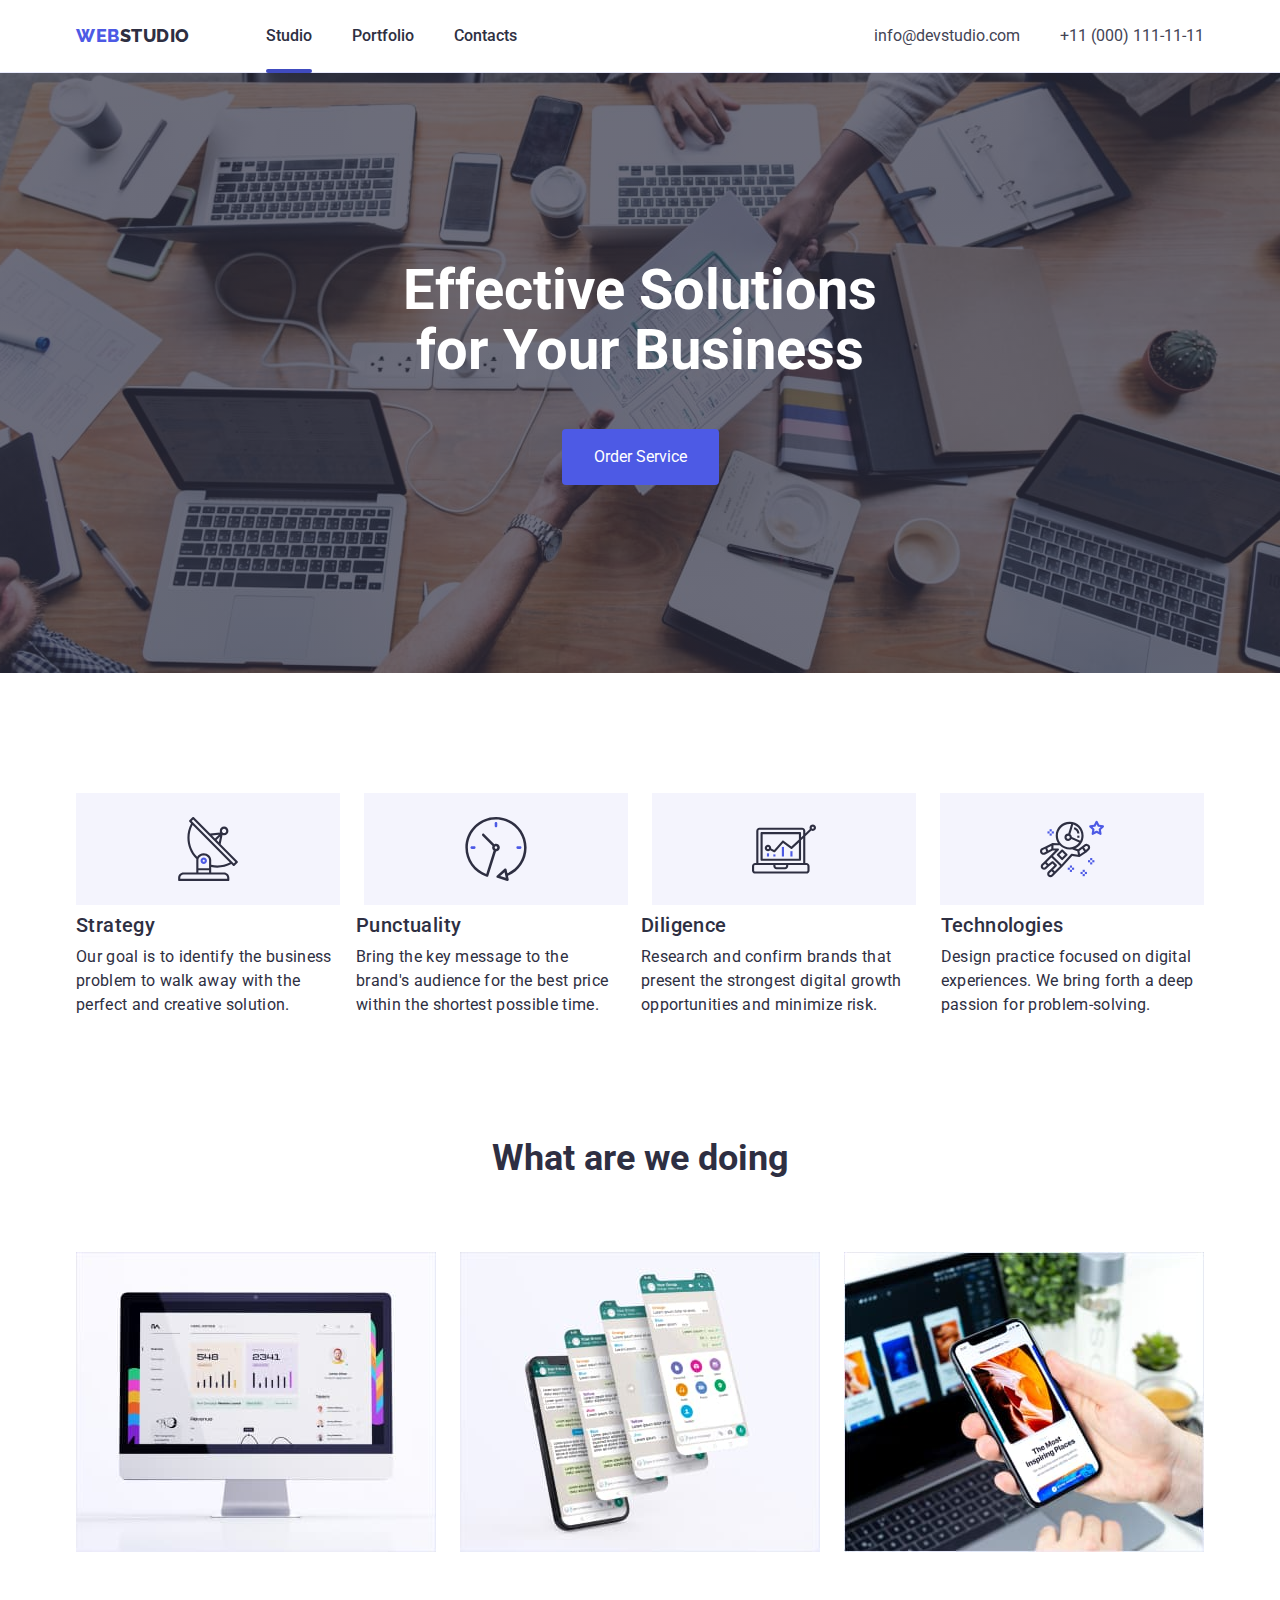
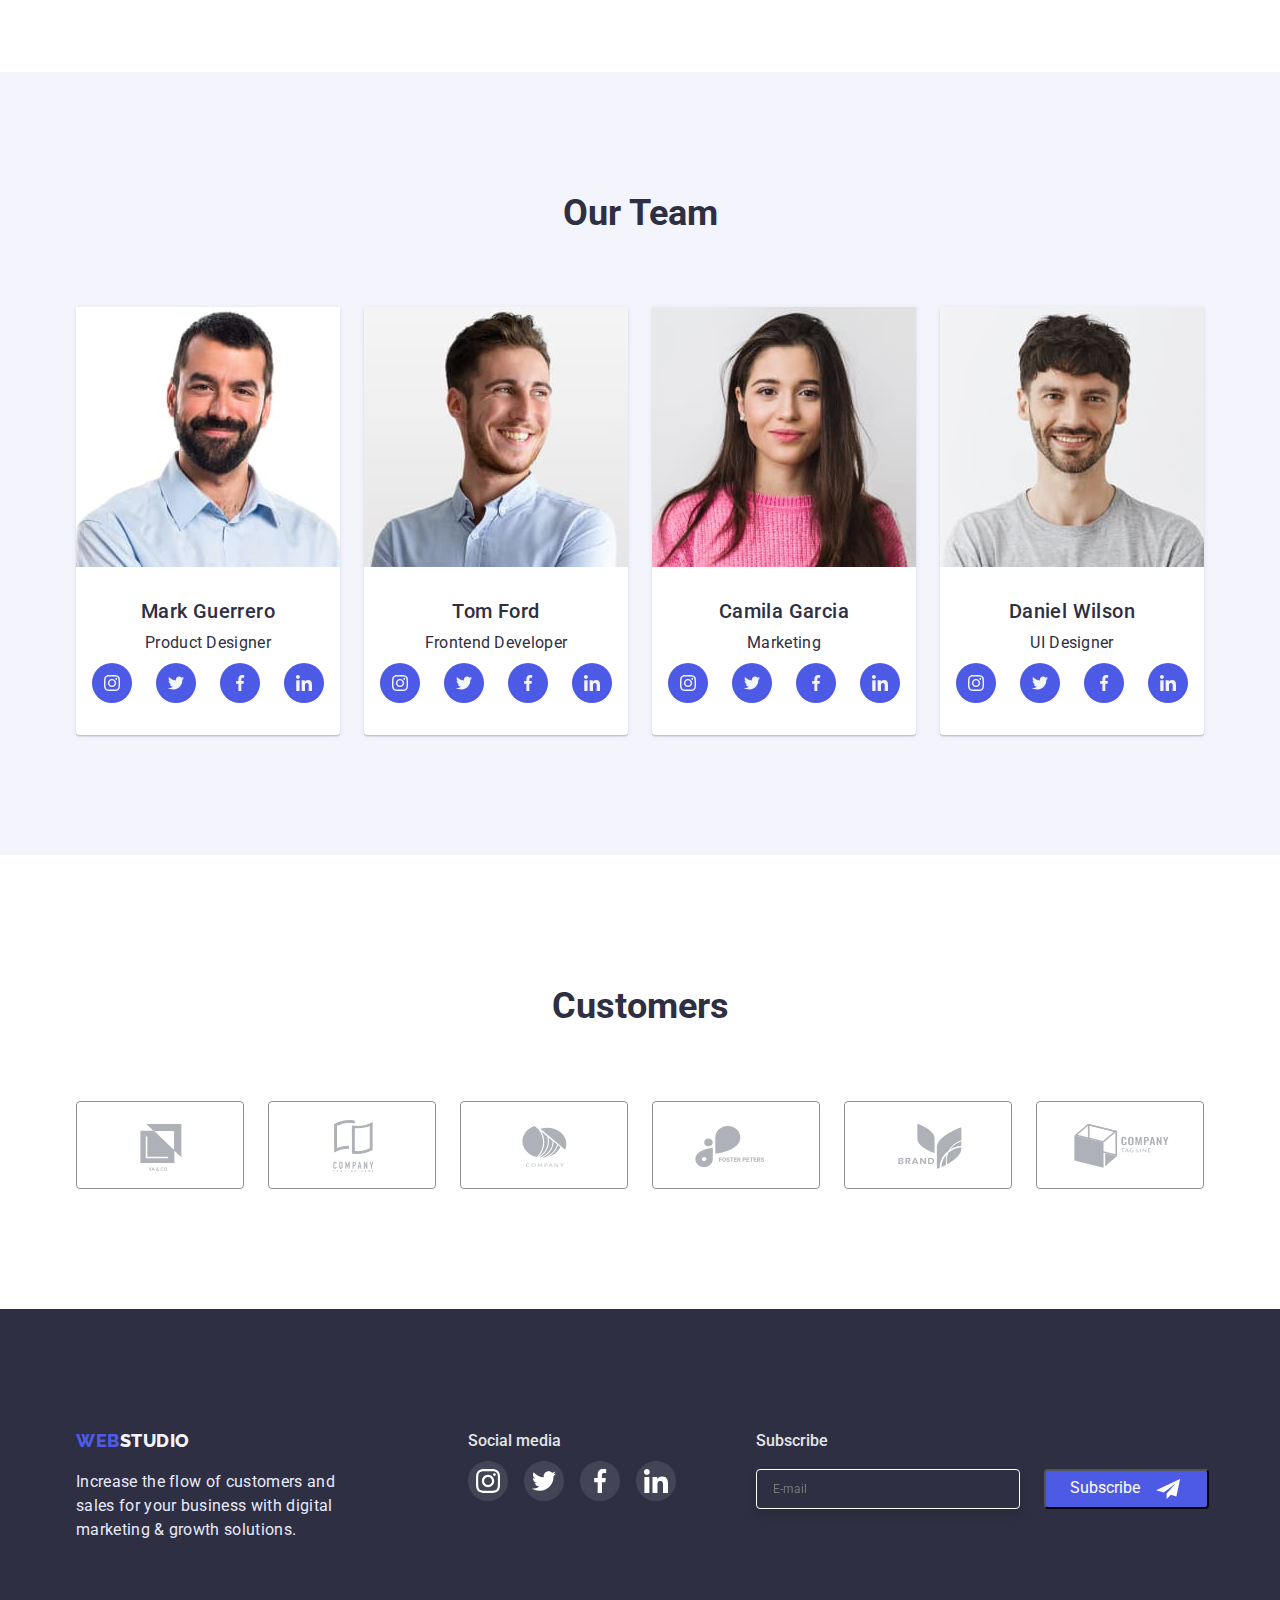
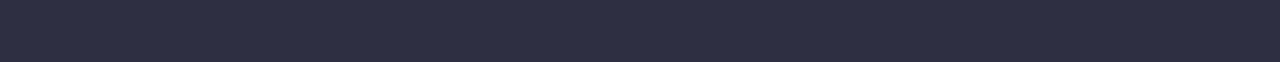
<file: index.html>
<!DOCTYPE html>
<html lang="en">
<head>
    <meta charset="UTF-8">
    <meta http-equiv="X-UA-Compatible" content="IE=edge">
    <meta name="viewport" content="width=device-width, initial-scale=1.0">
    <title>Webstudio</title>
    <!-- Fonts -->
<link rel="preconnect" href="https://fonts.googleapis.com">
<link rel="preconnect" href="https://fonts.gstatic.com" crossorigin>
<link href="https://fonts.googleapis.com/css2?family=Raleway:wght@800&family=Roboto:wght@400;500;700&display=swap" rel="stylesheet">
    <!-- Styles -->
<link href="https://cdn.jsdelivr.net/npm/modern-normalize@1.1.0/modern-normalize.min.css
" rel="stylesheet">
<link rel="stylesheet" href="./css/styles.css"/>
</head>
<body>
<header class="header">
    <div class="container header-container">
    <nav class="navigation">
    <a href= "./index.html" class="logo">WEB<span class="logo-studio">STUDIO</span></a>
<ul class="list-navigation">
<li><a href="./index.html" class="link-nav current">Studio</a></li>
<li><a href="./portfolio.html" class="link-nav">Portfolio</a></li>
<li><a href="" class="link-nav">Contacts</a></li>
</ul>
</nav>
<address class="address">
    <ul class="contacts-list">
<li><a href="mailto:info@devstudio.com" class="link-address">info@devstudio.com</a></li>
<li><a href="tel:+110001111111" class="link-address">+11 (000) 111-11-11</a></li>
</ul>
</address>
</div>
</header>
<main>
    <section class="hero">
        <div class="container">
        <h1 class="main-title">Effective Solutions
        for Your Business</h1>
        <button type="button" class="button-order-service" data-modal-open>Order Service</button>
        </div>
        </section>
        <section class="section-one">
            <div class="container">
                <div>
                <ul class="icons-main">
              <li class="columns-about">
                 <svg class="icon-antenna" width="64" height="64">
                            <use href="./images/icons.svg#icon-antenna">
                            </use>
                        </svg>
                </li>
                <li class="columns-about">
                        <svg class="icon-clock" width="64" height="64">
                            <use href="./images/icons.svg#icon-clock">
                            </use>
                        </svg>
                </li>
                <li class="columns-about">
                        <svg class="icon-diagram" width="64" height="64">
                            <use href="./images/icons.svg#icon-diagram">
                            </use>
                        </svg>
                </li>
                <li class="columns-about">
                        <svg class="icon-cosmonaut" width="64" height="64">
                            <use href="./images/icons.svg#icon-cosmonaut">
                            </use>
                        </svg>
                </li>
                </ul>
                </div>
         <h2 class="visually-hidden">Advantages</h2>
        <ul class="list-about">
            <li class="columns">
            <h3 class="section-name">Strategy</h3>
            <p class="section-text">
            Our goal is to identify the business
            problem to walk away with the perfect and creative solution.
            </p>
            </li>
            <li class="columns">
            <h3 class="section-name">Punctuality</h3>
            <p class="section-text">
            Bring the key message to the brand's audience for the best price within the shortest possible time.</p>
            </li>
            <li class="columns">
            <h3 class="section-name">Diligence</h3>
            <p class="section-text">
            Research and confirm brands that present the strongest digital growth opportunities and minimize risk.</p>
            </li>
            <li class="columns">
            <h3 class="section-name">Technologies</h3>
            <p class="section-text">
            Design practice focused on digital experiences. We bring forth a deep passion for problem-solving.</p>
            </li>
        </ul>
        </div>
    </section>
    </main>
<section class="section-two">
    <div class="container">
    <h2 class="section-title">What are we doing</h2>
    <ul class="services">
        <li><img src="./images/seo.jpg" alt="seo" width="360"></li>
        <li><img src="./images/multifunctual.jpg" alt="multifunctual" width="360"></li>
        <li><img src="./images/foralldevices.jpg" alt="foralldevices" width="360"></li>
    </ul>
    </div>
</section>
<section class="our-team">
    <div class="container">
        <h2 class="team-title">Our Team</h2>
        <ul class="team">
            <li class="card-color">
                <img src="./images/Mark_Guerrero.jpg" alt="Mark Guerrero" width="264">
                <div class="card-bottom">
                    <h3 class="section-name">Mark Guerrero</h3>
                    <p class="section-text">Product Designer</p>
                    <ul class="socials-list">
                        <li class="socials-item">
                            <a class="socials-link" href="#">
                                <svg class="socials-icon">
                                    <use href="./images/icons.svg#icon-instagram">
                                    </use>
                                </svg>
                            </a>
                        </li>
                        <li class="socials-item">
                            <a class="socials-link" href="#">
                                <svg class="socials-icon">
                                    <use href="./images/icons.svg#icon-twitter">
                                    </use>
                                </svg>
                            </a>
                        </li>
                        <li class="socials-item">
                            <a class="socials-link" href="#">
                                <svg class="socials-icon">
                                    <use href="./images/icons.svg#icon-facebook">
                                    </use>
                                </svg>
                            </a>
                        </li>
                        <li class="socials-item">
                            <a class="socials-link" href="#">
                                <svg class="socials-icon">
                                    <use href="./images/icons.svg#icon-linkedin">
                                    </use>
                                </svg>
                            </a>
                        </li>
                    </ul>
                </div>
            </li>
            <li class="card-color">
                <img src="./images/Tom_Ford.jpg" alt="Tom Ford" width="264">
                <div class="card-bottom">
                    <h3 class="section-name">Tom Ford</h3>
                    <p class="section-text">Frontend Developer</p>
                    <ul class="socials-list">
                        <li class="socials-item">
                            <a class="socials-link" href="#">
                                <svg class="socials-icon">
                                    <use href="./images/icons.svg#icon-instagram">
                                    </use>
                                </svg>
                            </a>
                        </li>
                        <li class="socials-item">
                            <a class="socials-link" href="#">
                                <svg class="socials-icon">
                                    <use href="./images/icons.svg#icon-twitter">
                                    </use>
                                </svg>
                            </a>
                        </li>
                        <li class="socials-item">
                            <a class="socials-link" href="#">
                                <svg class="socials-icon">
                                    <use href="./images/icons.svg#icon-facebook">
                                    </use>
                                </svg>
                            </a>
                        </li>
                        <li class="socials-item">
                            <a class="socials-link" href="#">
                                <svg class="socials-icon">
                                    <use href="./images/icons.svg#icon-linkedin">
                                    </use>
                                </svg>
                            </a>
                        </li>
                    </ul>
                </div>
            </li>
            <li class="card-color">
                <img src="./images/Camila_Garcia.jpg" alt="Camila Garcia" width="264">
                <div class="card-bottom">
                    <h3 class="section-name">Camila Garcia</h3>
                    <p class="section-text">Marketing</p>
                    <ul class="socials-list">
                        <li class="socials-item">
                            <a class="socials-link" href="#">
                                <svg class="socials-icon">
                                    <use href="./images/icons.svg#icon-instagram">
                                    </use>
                                </svg>
                            </a>
                        </li>
                        <li class="socials-item">
                            <a class="socials-link" href="#">
                                <svg class="socials-icon">
                                    <use href="./images/icons.svg#icon-twitter">
                                    </use>
                                </svg>
                            </a>
                        </li>
                        <li class="socials-item">
                            <a class="socials-link" href="#">
                                <svg class="socials-icon">
                                    <use href="./images/icons.svg#icon-facebook">
                                    </use>
                                </svg>
                            </a>
                        </li>
                        <li class="socials-item">
                            <a class="socials-link" href="#">
                                <svg class="socials-icon">
                                    <use href="./images/icons.svg#icon-linkedin">
                                    </use>
                                </svg>
                            </a>
                        </li>
                    </ul>
                </div>
            </li>
            <li class="card-color">
                <img src="./images/Daniel_Wilson.jpg" alt="Daniel Wilson" width="264">
                <div class="card-bottom">
                    <h3 class="section-name">Daniel Wilson</h3>
                    <p class="section-text">UI Designer</p>
                    <ul class="socials-list">
                        <li class="socials-item">
                            <a class="socials-link" href="#">
                                <svg class="socials-icon">
                                    <use href="./images/icons.svg#icon-instagram">
                                    </use>
                                </svg>
                            </a>
                        </li>
                        <li class="socials-item">
                            <a class="socials-link" href="#">
                                <svg class="socials-icon">
                                    <use href="./images/icons.svg#icon-twitter">
                                    </use>
                                </svg>
                            </a>
                        </li>
                        <li class="socials-item">
                            <a class="socials-link" href="#">
                                <svg class="socials-icon">
                                    <use href="./images/icons.svg#icon-facebook">
                                    </use>
                                </svg>
                            </a>
                        </li>
                        <li class="socials-item">
                            <a class="socials-link" href="#">
                                <svg class="socials-icon">
                                    <use href="./images/icons.svg#icon-linkedin">
                                    </use>
                                </svg>
                            </a>
                        </li>
                    </ul>
                </div>
            </li>
        </ul>
    </div>
</section>
<section class="customers">
<h3 class="section-customers">Customers</h3>
<ul class="customers-list">
<li class="customers-item">
    <a class="customers-link" href="#">
        <svg class="customers-icon" width="104" height="56">
            <use href="./images/icons.svg#icon-yaco">
            </use>
        </svg>
    </a>
</li>
<li class="customers-item">
    <a class="customers-link" href="#">
        <svg class="customers-icon" width="104" height="56">
            <use href="./images/icons.svg#icon-companytag">
            </use>
        </svg>
    </a>
</li>
<li class="customers-item">
    <a class="customers-link" href="#">
        <svg class="customers-icon" width="104" height="56">
            <use href="./images/icons.svg#icon-company">
            </use>
        </svg>
    </a>
</li>
<li class="customers-item">
    <a class="customers-link" href="#">
        <svg class="customers-icon" width="104" height="56">
            <use href="./images/icons.svg#icon-fosterpeters">
            </use>
        </svg>
    </a>
</li>
<li class="customers-item">
    <a class="customers-link" href="#">
        <svg class="customers-icon" width="104" height="56">
            <use href="./images/icons.svg#icon-brand">
            </use>
        </svg>
    </a>
</li>
<li class="customers-item">
    <a class="customers-link" href="#">
        <svg class="customers-icon" width="104" height="56">
            <use href="./images/icons.svg#icon-companytegline">
            </use>
        </svg>
    </a>
</li>
</ul>
</section>
</main>
<footer class="footer">
    <div class="container footer-socials">
<div>
        <a href="./index.html" class="logo">WEB<span class="logo-footer">STUDIO</span></a>
        <p class="footer-text">
            Increase the flow of customers and
            sales for your business with digital
            marketing & growth solutions.
        </p>
</div>
<div class="media">
    <h3 class="social-media">Social media</h3>
    <ul class="footer-social-list">
        <li class="footer-icons-list">
            <a class="footer-link" href="#">
                <svg class="footer-icon" width="40" height="40">
                    <use href="./images/icons.svg#icon-instagram">
                    </use>
                </svg>
            </a>
        </li>
        <li class="footer-icons-list">
            <a class="footer-link" href="#">
                <svg class="footer-icon" width="40" height="40">
                    <use href="./images/icons.svg#icon-twitter">
                    </use>
                </svg>
            </a>
        </li>
        <li class="footer-icons-list">
            <a class="footer-link" href="#">
                <svg class="footer-icon" width="40" height="40">
                    <use href="./images/icons.svg#icon-facebook">
                    </use>
                </svg>
            </a>
        </li>
        <li class="footer-icons-list">
            <a class="footer-link" href="#">
                <svg class="footer-icon" width="40" height="40">
                    <use href="./images/icons.svg#icon-linkedin">
                    </use>
                </svg>
            </a>
        </li>
    </ul>
</div>
<div class="footer-form">
    <h3 class="footer-form-text">Subscribe</h3>
<form class="footer-form-subscribe" autocomplete="off" novalidate>
    <label class="user-insert">
        <input class="footer-insert-area" type="email" type="text" name="user-email" placeholder="E-mail">
    </label>
    <button type="submit" class="button-subscribe">Subscribe
        <svg class="footer-svg">
            <use href="./images/icons.svg#icon-sendtelegram"></use>
            </svg>
    </button>
</form>
</div>
</div>
</footer>
<div class="backdrop is-hidden" data-modal>
    <div class="modal">
        <button class="modal-close" type="button" data-modal-close>
                            <svg class="close-icon" width="24" height="24">
                                <use href="./images/icons.svg#icon-close">
                                </use>
                            </svg>
        </button>
<p class="text-form">
Leave your contacts and we will call you back
</p>
<form class="contact-form" autocomplete="off" novalidate>
    <label class="user-type">
<span class="form-name">Name</span>
<span class="input-form">
    <input class="modal-userform" id="user-name" type="text" name="user-name" autofocus pattern="^[a-Za-яА-Я]+$" minlength="2">
<svg class="user-form" width="18" height="18">
    <use href="./images/icons.svg#icon-formperson"></use>
    </svg>
    </span>
    </label>
<label class="user-type">
    <span class="form-name">Phone</span>
    <span class="input-form">
        <input class="modal-userform" type="tel" name="user-phone" id="user-phone" required
            pattern="^[0-9]{3}-[0-9]{3}-[0-9]{2}-[0-9]{2}" title="xxx xxx xx xx">
        <svg class="user-form" width="18" height="24">
            <use href="./images/icons.svg#icon-formphone"></use>
        </svg>
    </span>
</label>
<label class="user-type">
    <span class="form-name">Email</span>
    <span class="input-form">
        <input class="modal-userform" type="email" type="text" name="user-email">
        <svg class="user-form" width="18" height="24">
            <use href="./images/icons.svg#icon-formemail"></use>
        </svg>
    </span>
</label>
<label class="user-type">
    <span class="form-name">Comment</span>
    <span class="input-form">
        <textarea class="inside-form" name="user-messege" id="user-messege" placeholder="Text input"
            required></textarea>
    </span>
</label>
<label class="modal-check">
    <input id="user-policy" type="checkbox" name="user-policy" class="form-check">
    <span class="checked"></span>
     I accept the terms and conditions of the
    <a href="">Privacy Policy</a>

</label>
<button type="submit" class="button-oneform">Send</button>
</form>
</div>
</div>
<script src="./modal.js">
</script>
</body>
</html>
</file>
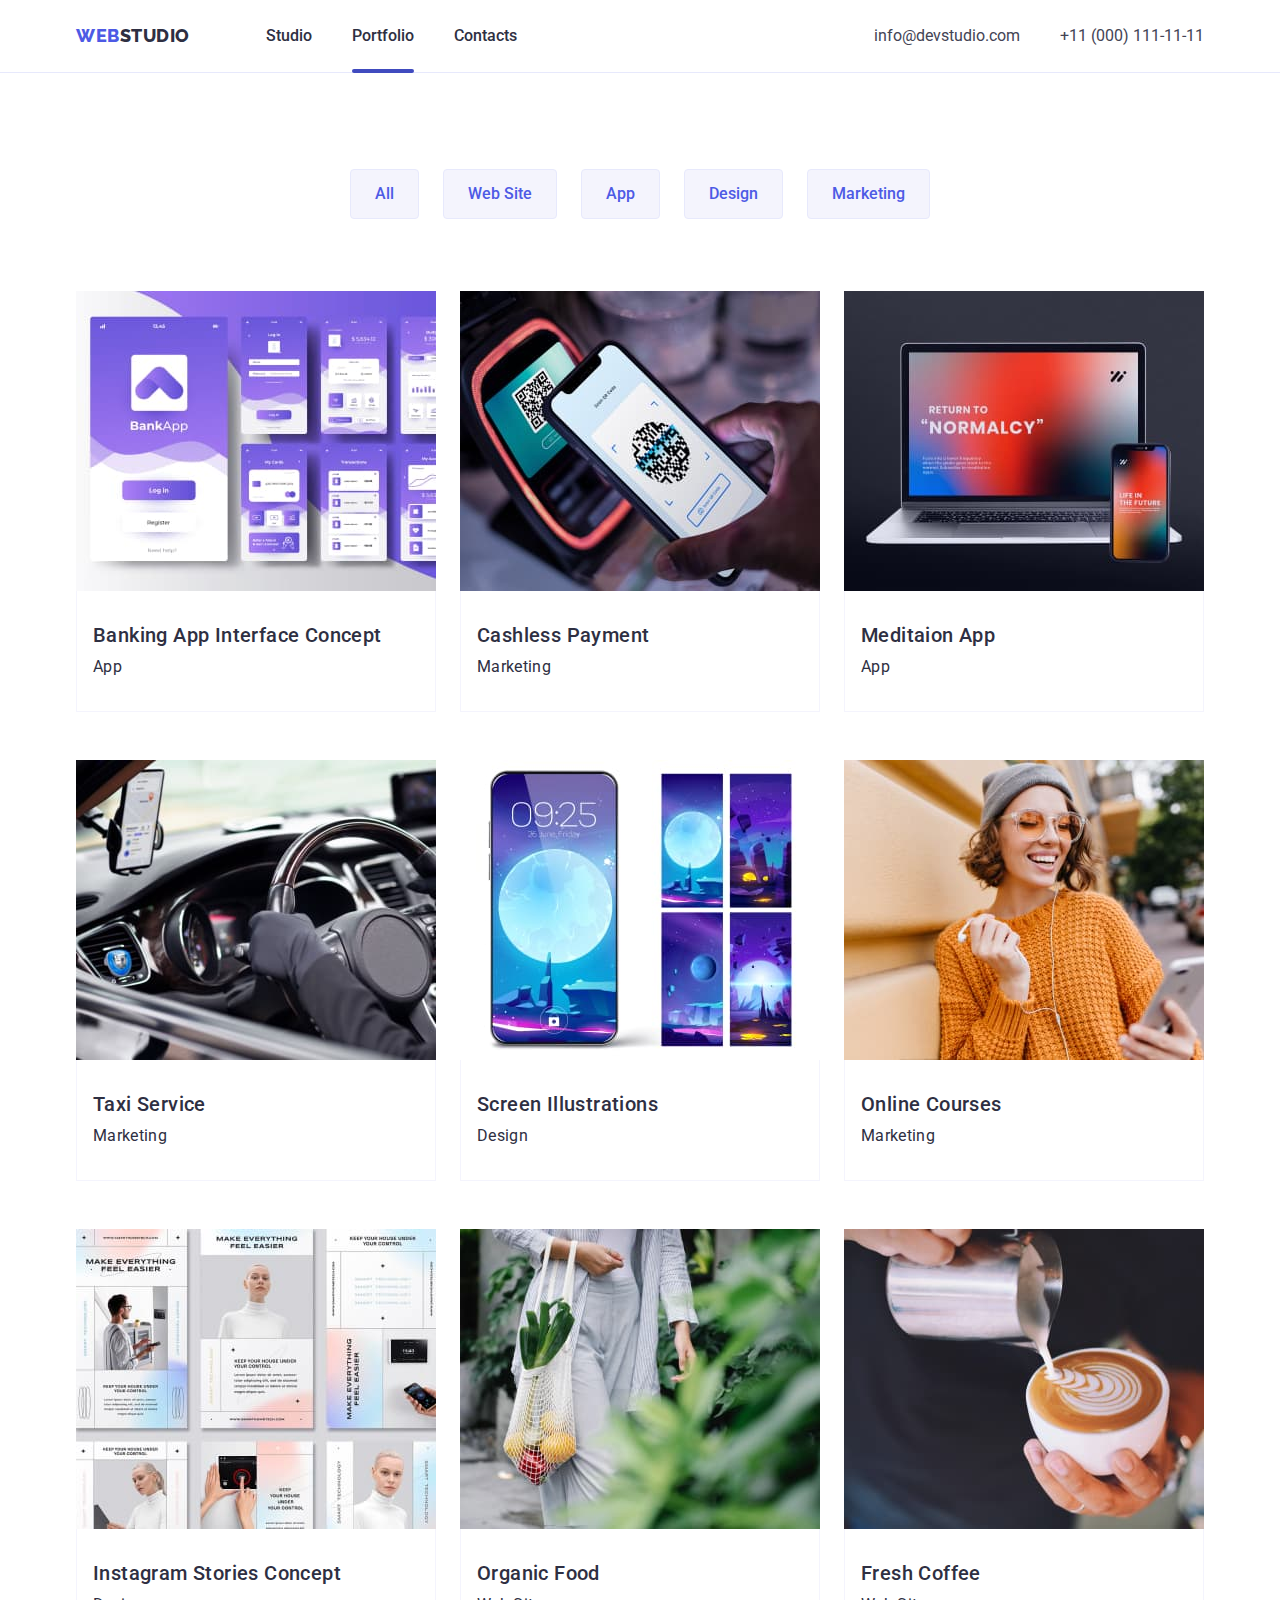
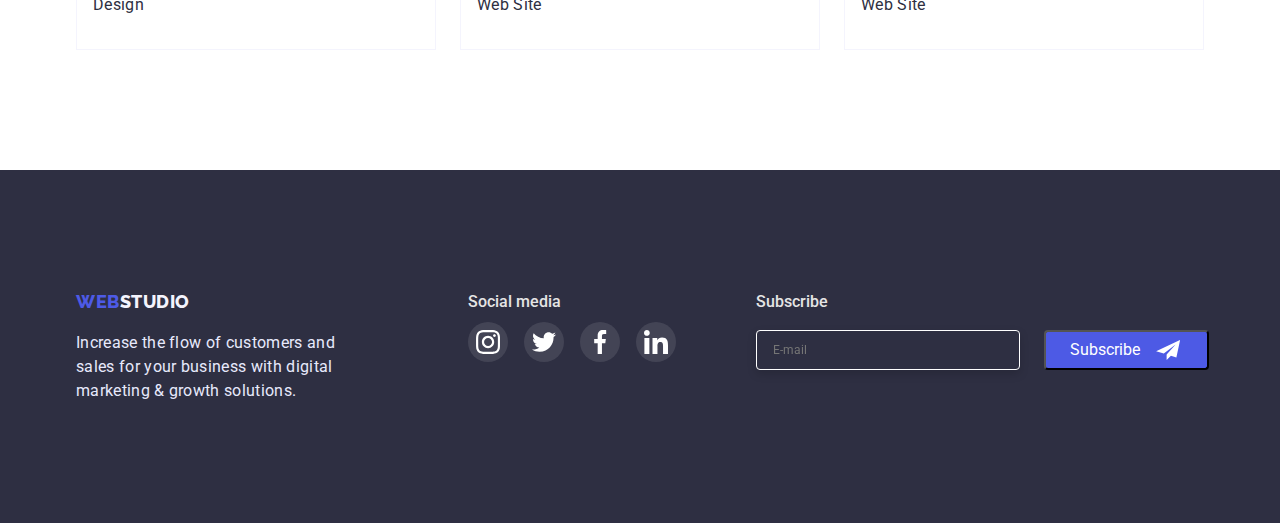
<file: portfolio.html>
<!DOCTYPE html>
<html lang="en">
<head>
    <meta charset="UTF-8">
    <meta http-equiv="X-UA-Compatible" content="IE=edge">
    <meta name="viewport" content="width=device-width, initial-scale=1.0">
    <title>Portfolio</title>
<link rel="preconnect" href="https://fonts.googleapis.com">
<link rel="preconnect" href="https://fonts.gstatic.com" crossorigin>
<link href="https://fonts.googleapis.com/css2?family=Raleway:wght@800&family=Roboto:wght@400;500;700&display=swap"
    rel="stylesheet">
<link href="https://cdn.jsdelivr.net/npm/modern-normalize@1.1.0/modern-normalize.min.css
" rel="stylesheet">
<link rel="stylesheet" href="./css/styles.css" />
</head>
<body>
    <header class="header">
        <div class="container header-container">
            <nav class="navigation">
                <a href="./index.html" class="logo">WEB<span class="logo-studio">STUDIO</span></a>
                <ul class="list-navigation">
                    <li><a href="./index.html" class="link-nav">Studio</a></li>
                    <li><a href="./portfolio.html" class="link-nav current">Portfolio</a></li>
                    <li><a href="" class="link-nav">Contacts</a></li>
                </ul>
            </nav>
            <address class="address">
                <ul class="contacts-list">
                    <li><a href="mailto:info@devstudio.com" class="link-address">info@devstudio.com</a></li>
                    <li><a href="tel:+110001111111" class="link-address">+11 (000) 111-11-11</a></li>
                </ul>
            </address>
        </div>
    </header>
<main>
    <section class="portfolio-navi">
        <div class="container">
        <ul class="button-portfolio">
        <li><button type="button" class="button-portfolio-navi">All</button></li>
        <li><button type="button" class="button-portfolio-navi">Web Site</button></li>
        <li><button type="button" class="button-portfolio-navi">App</button></li>
        <li><button type="button" class="button-portfolio-navi">Design</button></li>
        <li><button type="button" class="button-portfolio-navi">Marketing</button></li>
        </ul>
        <ul class="portfolio-apps">
            <li class="portfolio-card-text">
                <a href="#" class="application-all">
<div class="application-card">
<img src="./images/app.jpg" alt="app" width="360">
<div class="application">
    <p class="overcard-text">14 Stylish and User-Friendly App Design Concepts · Task Manager App · Calorie Tracker App · Exotic Fruit
        Ecommerce App ·
        Cloud Storage App
    </p>
</div>
</div>
            <div class="name-card">
            <h3 class="portfolio-name">Banking App Interface Concept</h3>
            <p class="portfolio-text">App</p>
            </div>
            </a>
            </li>
            <li class="portfolio-card-text">
                                <a href="#" class="application-all">
                                    <div class="application-card">
                                        <img src="./images/qr.jpg" alt="qr" width="360">
                                        <div class="application">
                                            <p class="overcard-text">14 Stylish and User-Friendly App Design Concepts · Task Manager App · Calorie Tracker App · Exotic Fruit
                                                Ecommerce App ·
                                                Cloud Storage App
                                            </p>
                                        </div>
                                    </div>

            <div class="name-card">
            <h3 class="portfolio-name">Cashless Payment</h3>
            <p class="portfolio-text">Marketing</p>
            </div>
            </a>
            </li>
            <li class="portfolio-card-text">
                <a href="#" class="application-all">
                    <div class="application-card">
                    <img src="./images/synchro.jpg" alt="synchro" width="360">
                        <div class="application">
                            <p class="overcard-text">14 Stylish and User-Friendly App Design Concepts · Task Manager App · Calorie Tracker App · Exotic Fruit
                                Ecommerce App ·
                                Cloud Storage App
                            </p>
                        </div>
                    </div>
            <div class="name-card">
            <h3 class="portfolio-name">Meditaion App</h3>
            <p class="portfolio-text">App</p>
            </div>
            </a>
            </li>
            <li class="portfolio-card-text">
                <a href="#" class="application-all">
                    <div class="application-card">
                        <img src="./images/taxi.jpg" alt="taxi" width="360">
                                        <div class="application">
                                            <p class="overcard-text">14 Stylish and User-Friendly App Design Concepts · Task Manager App · Calorie Tracker App · Exotic Fruit
                                                Ecommerce App ·
                                                Cloud Storage App
                                            </p>
                                        </div>
                                    </div>
            <div class="name-card">
            <h3 class="portfolio-name">Taxi Service</h3>
            <p class="portfolio-text">Marketing</p>
            </div>
            </a>
            </li>
            <li class="portfolio-card-text">
                <a href="#" class="application-all">
                    <div class="application-card">
                        <img src="./images/illustrations.jpg" alt="illustrations" width="360">
                        <div class="application">
                            <p class="overcard-text">14 Stylish and User-Friendly App Design Concepts · Task Manager App · Calorie Tracker App · Exotic Fruit
                                Ecommerce App ·
                                Cloud Storage App
                            </p>
                        </div>
                    </div>
            <div class="name-card">
            <h3 class="portfolio-name">Screen Illustrations</h3>
            <p class="portfolio-text">Design</p>
            </div>
            </a>
            </li>
            <li class="portfolio-card-text">
            <a href="#" class="application-all">
                   <div class="application-card">
                      <img src="./images/courses.jpg" alt="courses" width="360">
                           <div class="application">
                                <p class="overcard-text">14 Stylish and User-Friendly App Design Concepts · Task Manager App · Calorie Tracker App · Exotic Fruit
                                    Ecommerce App ·
                                                Cloud Storage App
                                            </p>
                                        </div>
                                    </div>
            <div class="name-card">
            <h3 class="portfolio-name">Online Courses</h3>
            <p class="portfolio-text">Marketing</p>
            </div>
            </a>
            </li>
            <li class="portfolio-card-text">
                    <a href="#" class="application-all">
                    <div class="application-card">
                    <img src="./images/stories.jpg" alt="stories" width="360">
                                    <div class="application">
                                        <p class="overcard-text">14 Stylish and User-Friendly App Design Concepts · Task Manager App · Calorie Tracker App · Exotic Fruit
                                            Ecommerce App ·
                                            Cloud Storage App
                                        </p>
                                    </div>
                                </div>
            <div class="name-card">
            <h3 class="portfolio-name">Instagram Stories Concept</h3>
            <p class="portfolio-text">Design</p>
            </div>
            </a>
            </li>
            <li class="portfolio-card-text">
                        <a href="#" class="application-all">
                          <div class="application-card">
                            <img src="./images/organic.jpg" alt="organic" width="360">
                            <div class="application">
                                  <p class="overcard-text">14 Stylish and User-Friendly App Design Concepts · Task Manager App · Calorie Tracker App · Exotic Fruit
                                                    Ecommerce App ·
                                                    Cloud Storage App
                                    </p>
                                </div>
                            </div>
            <div class="name-card">
            <h3 class="portfolio-name">Organic Food</h3>
            <p class="portfolio-text">Web Site</p>
            </div>
            </a>
            </li>
            <li class="portfolio-card-text">
                <a href="#" class="application-all">
                    <div class="application-card">
                        <img src="./images/coffee.jpg" alt="coffee" width="360">
                        <div class="application">
                            <p class="overcard-text">14 Stylish and User-Friendly App Design Concepts · Task Manager App · Calorie Tracker App · Exotic Fruit
                                Ecommerce App ·
                                Cloud Storage App
                            </p>
                        </div>
                    </div>
            <div class="name-card">
            <h3 class="portfolio-name">Fresh Coffee</h3>
            <p class="portfolio-text">Web Site</p>
            </div>
            </a>
            </li>
        </ul>
        </div>
    </section>
</main>
<footer class="footer">
    <div class="container footer-socials">
        <div>
            <a href="./index.html" class="logo">WEB<span class="logo-footer">STUDIO</span></a>
            <p class="footer-text">
                Increase the flow of customers and
                sales for your business with digital
                marketing & growth solutions.
            </p>
        </div>
        <div class="media">
            <h3 class="social-media">Social media</h3>
            <ul class="footer-social-list">
                <li class="footer-icons-list">
                    <a class="footer-link" href="#">
                        <svg class="footer-icon" width="40" height="40">
                            <use href="./images/icons.svg#icon-instagram">
                            </use>
                        </svg>
                    </a>
                </li>
                <li class="footer-icons-list">
                    <a class="footer-link" href="#">
                        <svg class="footer-icon" width="40" height="40">
                            <use href="./images/icons.svg#icon-twitter">
                            </use>
                        </svg>
                    </a>
                </li>
                <li class="footer-icons-list">
                    <a class="footer-link" href="#">
                        <svg class="footer-icon" width="40" height="40">
                            <use href="./images/icons.svg#icon-facebook">
                            </use>
                        </svg>
                    </a>
                </li>
                <li class="footer-icons-list">
                    <a class="footer-link" href="#">
                        <svg class="footer-icon" width="40" height="40">
                            <use href="./images/icons.svg#icon-linkedin">
                            </use>
                            </svg>
                            </a>
                            </li>
                            </ul>
                            </div>
                            <div class="footer-form">
                                <h3 class="footer-form-text">Subscribe</h3>
                                <form class="footer-form-subscribe" autocomplete="off" novalidate>
                                    <label class="user-insert">
                                        <input class="footer-insert-area" type="email" type="text" name="user-email" placeholder="E-mail">
                                    </label>
                                    <button type="submit" class="button-subscribe">Subscribe
                                        <svg class="footer-svg">
                                            <use href="./images/icons.svg#icon-sendtelegram"></use>
                                        </svg>
                                    </button>
                                </form>
                            </div>
                            </div>
                            </footer>
</body>
</html>
</file>
<file: css/styles.css>
:root {
    --color-gray-light: #E5E5E5;
    --color-light: #F4F4FD;
    --color-blue: #4D5AE5;
    --color-blue-light: #404BBF;
    --color-dark: #2E2F42;
    --color-gray: #434455;
    --color-white: #FFFFFF;
    --color-white-dark: #E7E9FC;
    --font-size-16: 16px;
    --font-size-18: 18px;
}
h1,h2,h3,p,ul {
    margin: 0;
    padding: 0;
}
body {
font-family: 'Roboto', sans-serif;
font-size: var(--font-size-16);
line-height: 1.5;
color: var(--color-gray-light);
}
ul {
    list-style: none;
}

.container {
    width: 1158px;
    padding: 0px 15px;
    margin: 0 auto;
}

.header {
    padding: 24px 0px;
    box-sizing: border-box;
    border-bottom: 1px solid #E7E9FC;
}

.header-container {
    display: flex;
    align-items: center;

}

.header-menu {
    display: flex;
    flex-grow: 1;
    gap: 40px;
}
.logo {
font-family: 'Raleway', sans-serif;
font-weight: 800;
font-size: var(--font-size-18);
line-height: 1.33;
letter-spacing: 0.03em;
color: var(--color-blue);
text-transform: uppercase;
text-decoration: none;
}
.logo:focus {
color: var(--color-blue);
}
.logo-studio {
color: var(--color-dark);
font-weight: 800;
}
.link {
color: var(--color-dark);
text-decoration: none;
}
.link:focus {
color: var(--color-blue);
}
.link-nav {
font-weight: 500;
font-size: 16px;
line-height: 1.5;
text-decoration: none;
color: var(--color-dark);
display: block;
transition-duration: 250ms;
transition-property: color;
transition-timing-function: cubic-bezier(0.4, 0, 0.2, 1);
position: relative;
}
.link-nav.current::after {
    display: block;
    content: '';
    width: 100%;
    height: 4px;
    background-color: currentColor;
    border-radius: 2px;
    position: absolute;
    bottom: -25px;
    color: var(--color-blue-light);

}
.link-nav:focus {
color: var(--color-blue);
}
.link-nav:hover {
color: var(--color-blue-light);
}
.link-address {
font-weight: 400;
color: var(--color-gray);
padding: 24px 0px;
text-decoration: none;
transition: color;
transition-duration: 250ms;
transition-timing-function: cubic-bezier(0.4, 0, 0.2, 1);
}
.navigation {
font-size: var(--font-size-16);
line-height: 1.5;
color: var(--color-dark);
display: flex;
align-items: center;
gap: 76px;
}

.navigation:hover {
}
.list-navigation {
display: flex;
gap: 40px;
}
.list-about {
display: flex;
text-align: left;
gap: 24px;
flex-basis: calc((100%-(3*24px))/4);

}
.address {
font-size: var(--font-size-16);
line-height: 1.5;
color: var(--color-gray);
text-decoration: none;
font-style: normal;
margin-left: auto;
}

.link-address:focus {
    color: var(--color-blue);
}

.link-address:hover {
    color: var(--color-blue-light);
}
.contacts-list {
display: flex;
gap: 40px;
}
.contacts-list:hover {

}
.hero {
background-color: var(--color-dark);
text-align: center;
padding: 188px 0px;
background-image: linear-gradient(rgba(46, 47, 66, 0.7),
rgba(46, 47, 66, 0.7)), url('../images/people-office.jpg');
max-width: 1440px;
margin: 0 auto;
background-size: cover;
background-repeat: no-repeat;
background-position: center;
}
.button-order-service {
background-color: var(--color-blue);
color: var(--color-white);
font-size: var(--font-size-16);
font-weight: 400;
line-height: 1.5;
cursor: pointer;
border: none;
text-align: center;
padding: 16px 32px;
border-radius: 4px;
transition-duration: 250ms;
transition-property: background-color;
transition-timing-function: cubic-bezier(0.4, 0, 0.2, 1);
}
.button-order-service:hover {
background-color: var(--color-blue-light);
}
.button-order-service:focus {
background-color: var(--color-blue);
}
.button-portfolio-navi {
font-family: 'Roboto', sans-serif;
font-weight: 500;
font-size: var(--font-size-16);
line-height: 1.5;
cursor: pointer;
margin: 0 auto;
background: #F4F4FD;
border: 1px solid #E7E9FC;
border-radius: 4px;
padding: 12px 24px;
transition-duration: 250ms;
transition-property: color;
transition-timing-function: cubic-bezier(0.4, 0, 0.2, 1);
background-color: var(--color-light);
color: var(--color-blue);
}
.button-portfolio-navi:hover{
background-color: var(--color-blue-light);
color: var(--color-white);
box-shadow: 0px 4px 4px rgba(0, 0, 0, 0.15);
    border-radius: 4px;
    border-color: var(--color-blue-light);
}
.button-portfolio-navi:focus {
background-color: var(--color-blue-light);
color: var(--color-light);
box-shadow: 0px 4px 4px rgba(0, 0, 0, 0.15);
border-radius: 4px;
border-color: var(--color-blue-light);
}
.main-title {
font-weight: 700;
font-size: 56px;
line-height: 1.07;
color: var(--color-white);
width: 496px;
height: 120px;
margin: 0 auto 48px auto;
}
.section-one {
padding-top: 120px;
padding-bottom: 120px;
}
.section-two {
display: flex;
align-items: center;
padding-bottom: 120px;
}
.section-name {
font-weight: 500;
font-size: 20px;
line-height: 1.2;
color: var(--color-dark);
letter-spacing: 0.02em;
gap: 24px;
}
.section-text {
font-size: var(--font-size-16);
line-height: 1.5;
color: var(--color-dark);
letter-spacing: 0.02em;
margin-top: 8px;
}
.section-title {
font-weight: 700;
font-size: 36px;
line-height: 1.2;
color: var(--color-dark);
text-align: center;
align-items: center;
margin-bottom: 72px;
}
.team-title {
    font-weight: 700;
    font-size: 36px;
    line-height: 1.2;
    color: var(--color-dark);
    text-align: center;
    align-items: center;
    margin-bottom: 72px;
}
.services {
display: flex;
align-items: center;
gap: 24px;
}
.team {
display: flex;
align-items: center;
gap: 24px;
text-align: center;
}
.footer {
background-color: var(--color-dark);
text-align: left;
padding-top: 120px;
padding-bottom: 120px;
}
.logo-footer {
    font-size: var(--font-size-18);
    line-height: 1.33;
    color: var(--color-light);
    text-transform: uppercase;
    text-decoration: none;
}
.footer-text {
display: flex;
font-weight: 400;
font-size: var(--font-size-16);
letter-spacing: 0.02em;
line-height: 1.5;
color: var(--color-white-dark);
margin-top: 16px;
width: 264px;
}
.button-portfolio {
display: flex;
gap: 24px;
justify-content: center;
}
.portfolio-navi {
padding-top: 96px;
padding-bottom: 120px;
}
.portfolio-apps {
display: flex;
align-items: center;
text-align: left;
flex-wrap: wrap;
margin-top: 72px;
gap: 24px;
}
.portfolio-name {
    font-weight: 500;
    font-size: 20px;
    line-height: 1.2;
    color: var(--color-dark);
    letter-spacing: 0.02em;
    text-align: left;
    gap: 24px;
    margin-bottom: 8px;
}
.portfolio-text {
    font-size: var(--font-size-16);
    line-height: 1.5;
    color: var(--color-dark);
    letter-spacing: 0.02em;
    text-align: left;
}
.card-bottom {
padding: 32px 0;
}
.application-all {
display: block;
box-sizing: border-box;
text-decoration: none;

}
.application-all:hover .application {
transform: translateY(0);
}
.application-all:hover {
    box-shadow: 0px 1px 6px rgba(46, 47, 66, 0.08), 0px 1px 1px rgba(46, 47, 66, 0.16), 0px 2px 1px rgba(46, 47, 66, 0.08);
}
.application-all:focus .application {
transform: translateY(0);
}
.application-all:focus {
    box-shadow: 0px 1px 6px rgba(46, 47, 66, 0.08), 0px 1px 1px rgba(46, 47, 66, 0.16), 0px 2px 1px rgba(46, 47, 66, 0.08);
}
.application-card {
position: relative;
overflow: hidden;
}
.application {
position: absolute;
color: var(--color-light);
background-color: var(--color-blue);
top: 0;
left: 0;
width: 100%;
height: 100%;
transform: translateY(100%);
transition: transform 250ms;
}
.overcard-text {
    margin-top: 40px;
    margin-left: 32px;
    margin-right: 32px;
    margin-bottom: 164px;
}
.visually-hidden {
    position: absolute;
    white-space: nowrap;
    width: 1px;
    height: 1px;
    overflow: hidden;
    border: 0;
    padding: 0;
    clip: rect(0 0 0 0);
    clip-path: inset(50%);
    margin: -1px;
}
.card-color {
background: var(--color-white);
border: 1px;
    box-shadow: 0px 1px 6px rgba(46, 47, 66, 0.08),
        0px 1px 1px rgba(46, 47, 66, 0.16),
        0px 2px 1px rgba(46, 47, 66, 0.08);
    border-radius: 0px 0px 4px 4px;
}
img {
    display: block;
}
.our-team {
background: var(--color-light);
padding: 120px 0;
}
.portfolio-apps {
display: flex;
align-items: center;
text-align: left;
column-gap: 24px;
row-gap: 48px;
flex-basis: calc((100%-24px)/3);
}
.portfolio-works {
background: var(--color-gray-light)
}
.portfolio-card-text {
background: var(--color-white);
align-items: center;
}
.portfolio-card-text:hover,
.portfolio-card-text:focus {
box-sizing: border-box;
box-shadow: 0px 1px 6px rgba(46, 47, 66, 0.08), 0px 1px 1px rgba(46, 47, 66, 0.16), 0px 2px 1px rgba(46, 47, 66, 0.08);
}
.name-card {
border: 1px solid var(--color-light);
border-top: none;
padding: 32px 16px;
}
.columns {
width: calc((100%-24px*3)/4);
}
.columns-about {
    flex-basis: calc((100%-(3*24px))/4);
    background: var(--color-light);
    gap: 24px;
    width: 264px;
    height: 112px;
    text-align: center;
    padding-top: 24px;
}
.icons-main {
display: flex;
border-radius: 4px;
gap: 24px;
align-items: center;
margin-bottom: 8px;
}

.socials-item {
width: 40px;
height: 40px;

}
.socials-list {
display: flex;
gap: 24px;
justify-content: center;
margin-top: 8px
}
.socials-link {
display: flex;
width: 100%;
height: 100%;
background-color: var(--color-blue);
border-radius: 50%;
align-items: center;
justify-content: center;
transition-duration: 250ms;
transition-property: background-color;
transition: background-color 250ms cubic-bezier(0.4, 0, 0.2, 1);
}
.socials-link:hover {
background-color: var(--color-blue-light);
}
.socials-link:focus {
background-color: var(--color-blue-light);
}
.socials-icon {
    width: 16px;
    height: 16px;
    fill: var(--color-light);
}
.customers-item {
    width: 168px;
    height: 88px;
}
.customers-list {
    display: flex;
    gap: 24px;
    justify-content: center;
    margin-top: 72px
}

.customers-link {
    display: flex;
    width: 100%;
    height: 100%;
    align-items: center;
    justify-content: center;
    border: 1px solid #8E8F99;
    border-radius: 4px;
    color: #AFB1B8;
    transition-duration: 250ms;
    transition-property: border, color;
    transition-timing-function: cubic-bezier(0.4, 0, 0.2, 1);
}
.customers-link:hover {
border: 1px solid #404BBF;
color: var(--color-blue-light);
}
.customers-link:focus {
border: 1px solid #404BBF;

color: var(--color-blue-light);
}
.customers-icon {
fill: currentColor;
}

.customers {
padding-bottom: 120px;
}
.section-customers {
font-weight: 700;
    font-size: 36px;
    line-height: 1.2;
    color: var(--color-dark);
    text-align: center;
    align-items: center;
    margin-top: 130px;
}
.social-media {
font-family: 'Roboto', sans-serif;
font-weight: 500;
font-size: 16px;
line-height: 1.5;
text-align: left;
justify-content: left;
margin-left: 128px;

}
.footer-social-list {
margin-top: 8px;
margin-left: 128px;
display: flex;
gap: 16px;
}
.footer-socials {
display: flex;
}
.footer-icons-list {
width: 40px;
height: 40px;
}
.footer-link {
display: flex;
border-radius: 50%;
align-items: center;
justify-content: center;
width: 100%;
height: 100%;
background: rgba(255, 255, 255, 0.1);
transition-duration: 250ms;
transition-property: background-color;
transition-timing-function: background-color 250ms cubic-bezier(0.4, 0, 0.2, 1);
}
.footer-link:hover {
background-color: #31D0AA;
}
.footer-link:focus {
background-color: #31D0AA;
outline: none;
}
.footer-icon {
    fill: var(--color-white);
    width: 24px;
    height: 24px;
}
.footer-form {
display: block;
justify-content: center;
margin-left: 80px;
gap: 24px;
}
.footer-form-text {
font-family: 'Roboto', sans-serif;
font-weight: 500;
font-size: 16px;
line-height: 24px;
letter-spacing: 1.5;
margin-bottom: 16px;
}
.footer-form-subscribe {
    display: flex;
    gap: 24px;
}
.footer-insert-area {
display: block;
width: 264px;
height: 40px;
box-sizing: border-box;
border: 1px solid #FFFFFF;
filter: drop-shadow(0px 4px 4px rgba(0, 0, 0, 0.15));
border-radius: 4px;
background-color: #2E2F42;
font-family: 'Roboto', sans-serif;
font-weight: 400;
font-size: 12px;
line-height: 1.5;
padding-left: 16px;
color: #FFFFFF;
}
.user-insert {
display: block;
}
.button-subscribe {
display: flex;
align-items: center;
width: 165px;
height: 40px;
background-color: var(--color-blue);
color: #FFFFFF;
border-radius: 4px;
padding: 8px 24px;
gap: 16px;
cursor: pointer;
transition: background-color 250ms cubic-bezier(0.4, 0, 0.2,1);
}
.button-subscribe:hover {
background-color: var(--color-blue-light);
}
.button-subscribe:focus {
background-color: var(--color-blue-light);
}
.footer-svg {
    width: 24px;
    height: 20px;
    fill: #FFFFFF;
}
.form-name {
    font-family: 'Roboto';
    display: block;
    font-size: 12px;
    margin-bottom: 4px;
    font-style: normal;
    font-weight: 400;
    font-size: 12px;
    line-height: 14px;
    letter-spacing: 0.04em;
    color: #8E8F99;
}
.user-form {
    position: absolute;
    top: 50%;
    left: 19px;
    transform: translate(0, -50%);
    display: block;
    text-align: center;
    display: flex;
    color: var(--color-dark);
    transition: color 250ms cubic-bezier(0.4, 0, 0.2, 1);
}
.user-form:hover {
    fill: var(--color-blue);
}
.modal-userform {
    width: 100%;
    height: 40px;
    border: 1px solid rgba(33, 33, 33, 0.2);
    border-radius: 4px;
    padding-left: 38px;
    color: var(--color-dark);
    transition: border-color 250ms cubic-bezier(0.4, 0, 0.2, 1);
    outline: none;
}

.modal-userform:hover {
border: 1px solid #4D5AE5;
border-radius: 4px;
fill: var(--color-blue);
}
.modal-userform:focus {
    border: 1px solid #4D5AE5;
    border-radius: 4px;
    fill: var(--color-blue);
}
.modal-userform:hover+.user-form {
    fill: var(--color-blue-light);
}
.modal-userform:focus+.user-form {
    fill: var(--color-blue-light);
}


.inside-form {
    width: 100%;
    height: 120px;
    resize: none;
    padding: 8px 16px;
    color: rgba(46, 47, 66, 0.4);
    border: 1px solid rgba(33, 33, 33, 0.2);
    border-radius: 4px;
    transition: border-color 250ms cubic-bezier(0.4, 0, 0.2, 1);
    outline: none;
        font-family: 'Roboto';
        font-style: normal;
        font-weight: 400;
        font-size: 12px;
        line-height: 14px;
        letter-spacing: 0.04em;
}
.inside-form:hover {
    border: 1px solid #4D5AE5;

}
.inside-form:focus {
    border: 1px solid #4D5AE5;

}
.modal-check {
    display: flex;
    align-items: center;
    margin-bottom: 24px;
    font-size: 12px;
    gap: 8px;
    color: #8E8F99;
}
.form-check:checked+.checked {
    background: var(--color-blue);
    border: 1px solid var(--color-dark);
    background-image: url(../images/click.svg);
    background-repeat: no-repeat;
    background-position: center;
}
.form-check {
    appearance: none;
}
.checked {
    display: inline-block;
    width: 16px;
    height: 16px;
    border: 1px solid var(--color-dark);
    border-radius: 2px;
    cursor: pointer;
    transition: border 250ms cubic-bezier(0.4, 0, 0.2, 1), background-image 250ms cubic-bezier(0.4, 0, 0.2, 1);
    appearance: none;
}
.accept {
    font-family: 'Roboto';
    font-style: normal;
    font-weight: 400;
    font-size: 12px;
    line-height: 14px;
    letter-spacing: 0.04em;
    color: #8E8F99;
    flex: none;
    order: 1;
    flex-grow: 0;
}
.button-oneform {
    display: flex;
    text-align: center;
    justify-content: center;
    width: 169px;
    height: 56px;
    background: var(--color-blue);
    color: #FFFFFF;
    box-shadow: 0px 4px 4px rgba(0, 0, 0, 0.15);
    border-radius: 4px;
    font-family: inherit;
    text-align: center;
    cursor: pointer;
    padding: 16px 32px;
    transition: background-color 250ms cubic-bezier(0.4, 0, 0.2, 1);
    margin: 0 auto;
}

.button-oneform:focus {
    background-color: var(--color-blue-light);
}

.button-oneform:hover {
    background-color: var(--color-blue-light);
}
/* Modal */
.backdrop {
position: fixed;
top: 0;
left: 0;
display: flex;
align-items: center;
justify-content: center;
padding: 20px 0;
width: 100%;
height: 100%;
background-color: rgba(46, 47, 66, 0.4);
transition: opacity 250ms, visibility 250ms;
}
.backdrop.is-hidden {
opacity: 0;
visibility: hidden;
pointer-events: none;
}
.backdrop.is-hidden.modal {
transform: scale(0);
}
.text-form {
    font-family: 'Roboto', sans-serif;
    font-weight: 500;
    font-size: 16px;
    line-height: 1.5;
    text-align: center;
    align-items: center;
    width: 360px;
    height: 24px;
    color: #2E2F42;
    margin-bottom: 16px;
}
.modal {
    position: relative;
    overflow: auto;
    width: 100%;
    max-width: 408px;
    background-color: #FCFCFC;
    transform: scale(1);
    padding-top: 72px;
    padding-bottom: 24px;
    padding-left: 24px;
    padding-right: 24px;

}
.modal-close {
    position: absolute;
    display: flex;
    top: 24px;
    right: 24px;
    width: 24px;
    height: 24px;
    fill: #2E2F42;
    border-radius: 50%;
    background-color: #E7E9FC;
    border: 1px solid rgba(0, 0, 0, 0.1);
    align-items: center;
    justify-content: center;
    cursor: pointer;
}
.modal-close:hover, .modal-close:focus {
    background-color: var(--color-blue-light);
    fill: var(--color-white);
    border-radius: 4%;
    border-radius: 50%;
}
.close-icon {
    color: #000000;
    border: none;
    display: inline-block;
    width: 8px;
    height: 8px;
}
.close-icon:hover, .close-icon:focus {
    fill: #FFFFFF;
}
.contact-form {
    display: flex;
    flex-direction: column;
    margin-top: 16px;
}
.user-type {
    display: block;
    margin-bottom: 8px;
}
.user-comment {
mardin-top: 16px;
}
.input-form {
    position: relative;
    outline: none;
}
</file>
